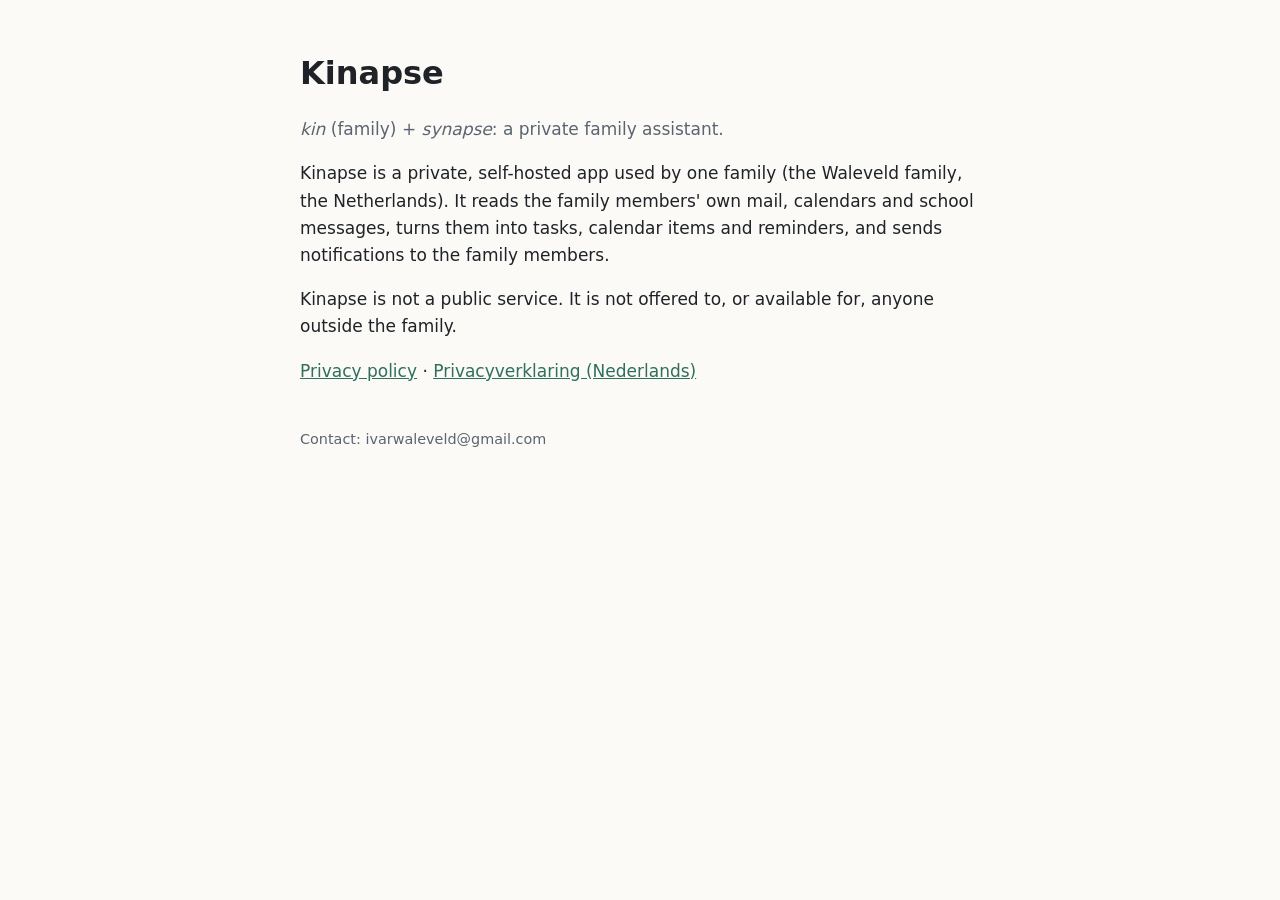
<file: index.html>
<!doctype html>
<html lang="en"><head><meta charset="utf-8"><meta name="viewport" content="width=device-width,initial-scale=1">
<title>Kinapse</title><link rel="stylesheet" href="style.css"></head>
<body><main>
<h1>Kinapse</h1>
<p class="lead"><em>kin</em> (family) + <em>synapse</em>: a private family assistant.</p>
<p>Kinapse is a private, self-hosted app used by one family (the Waleveld family, the Netherlands). It reads the family members' own mail, calendars and school messages, turns them into tasks, calendar items and reminders, and sends notifications to the family members.</p>
<p>Kinapse is not a public service. It is not offered to, or available for, anyone outside the family.</p>
<p><a href="privacy.html">Privacy policy</a> · <a href="privacy.html#nl">Privacyverklaring (Nederlands)</a></p>
<footer>Contact: ivarwaleveld@gmail.com</footer>
</main></body></html>
</file>
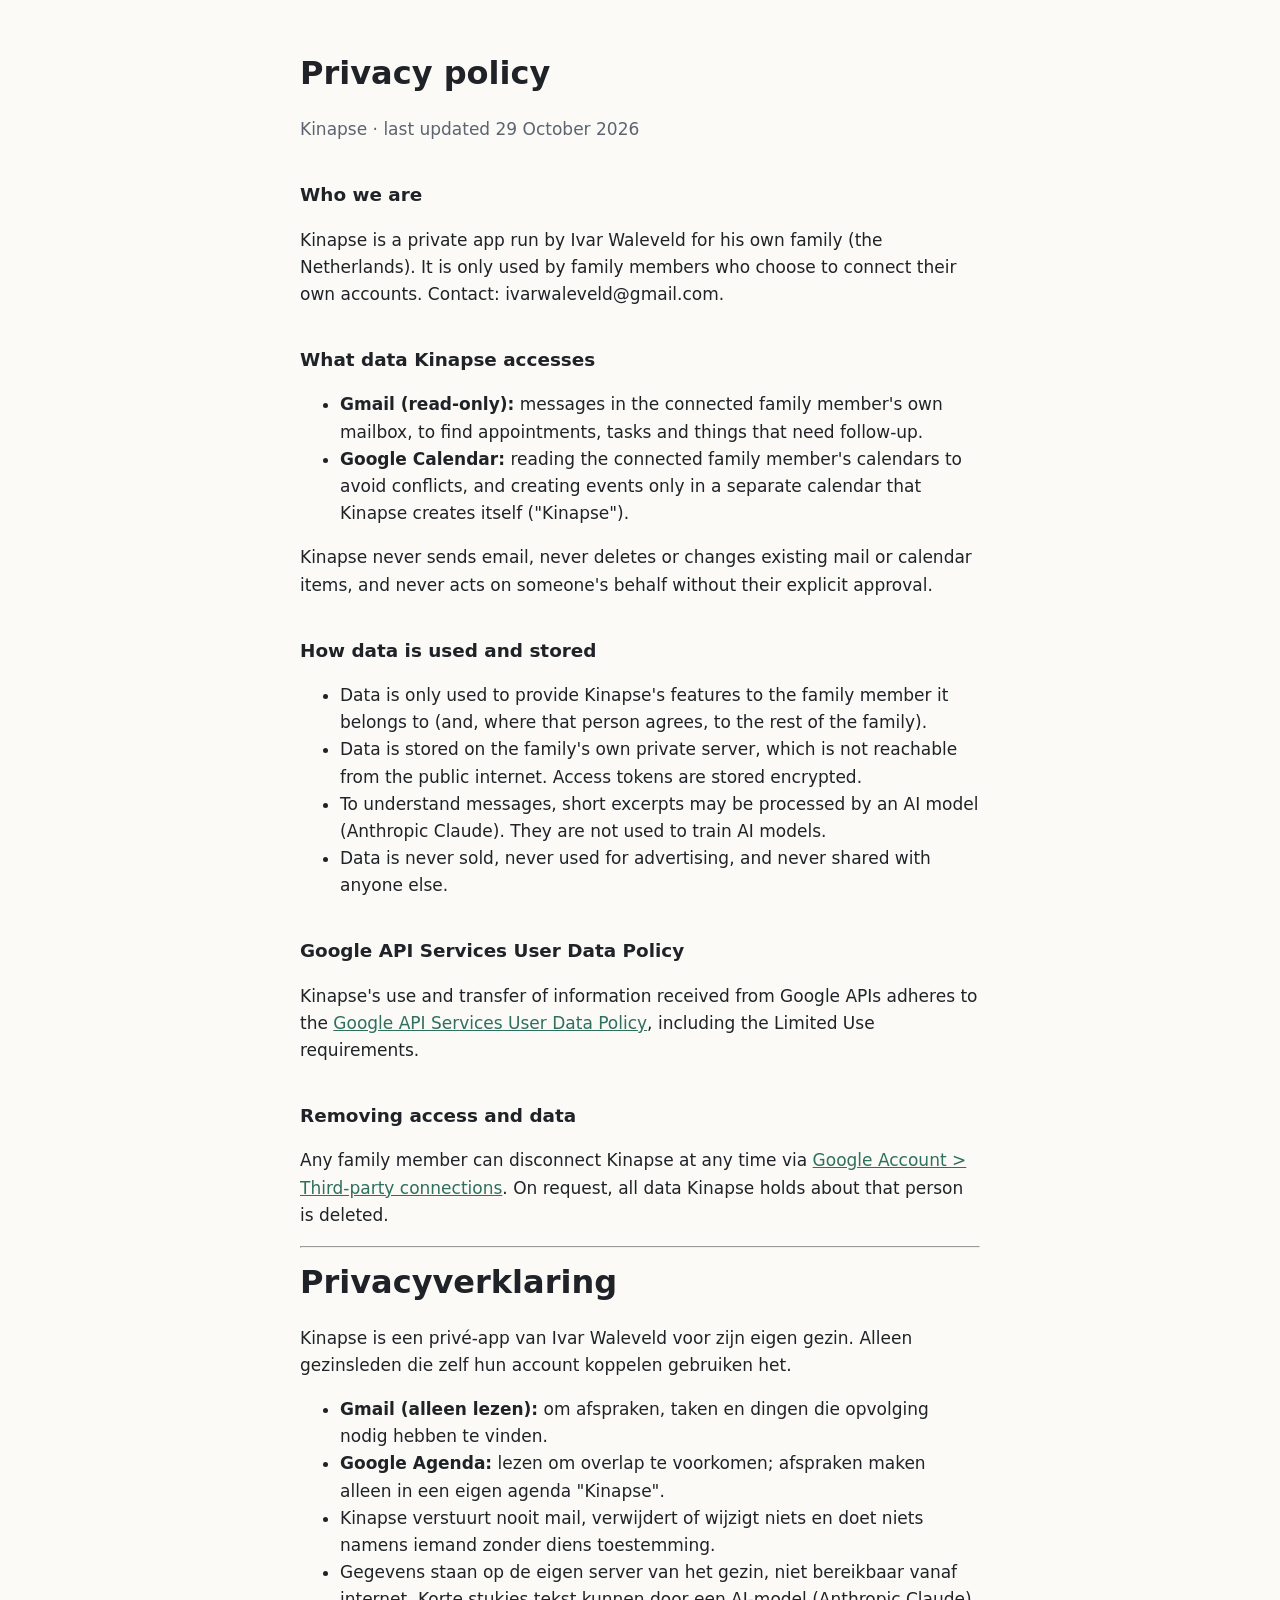
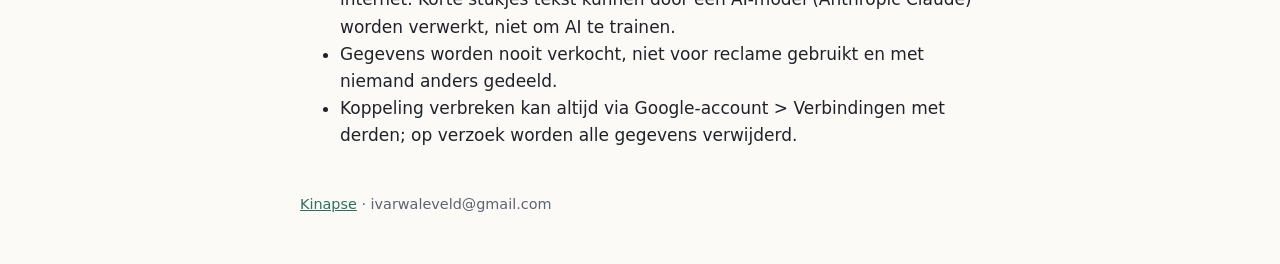
<file: privacy.html>
<!doctype html>
<html lang="en"><head><meta charset="utf-8"><meta name="viewport" content="width=device-width,initial-scale=1">
<title>Kinapse privacy</title><link rel="stylesheet" href="style.css"></head>
<body><main>
<h1>Privacy policy</h1>
<p class="lead">Kinapse · last updated 29 October 2026</p>

<h2>Who we are</h2>
<p>Kinapse is a private app run by Ivar Waleveld for his own family (the Netherlands). It is only used by family members who choose to connect their own accounts. Contact: ivarwaleveld@gmail.com.</p>

<h2>What data Kinapse accesses</h2>
<ul>
<li><strong>Gmail (read-only):</strong> messages in the connected family member's own mailbox, to find appointments, tasks and things that need follow-up.</li>
<li><strong>Google Calendar:</strong> reading the connected family member's calendars to avoid conflicts, and creating events only in a separate calendar that Kinapse creates itself ("Kinapse").</li>
</ul>
<p>Kinapse never sends email, never deletes or changes existing mail or calendar items, and never acts on someone's behalf without their explicit approval.</p>

<h2>How data is used and stored</h2>
<ul>
<li>Data is only used to provide Kinapse's features to the family member it belongs to (and, where that person agrees, to the rest of the family).</li>
<li>Data is stored on the family's own private server, which is not reachable from the public internet. Access tokens are stored encrypted.</li>
<li>To understand messages, short excerpts may be processed by an AI model (Anthropic Claude). They are not used to train AI models.</li>
<li>Data is never sold, never used for advertising, and never shared with anyone else.</li>
</ul>

<h2>Google API Services User Data Policy</h2>
<p>Kinapse's use and transfer of information received from Google APIs adheres to the <a href="https://developers.google.com/terms/api-services-user-data-policy">Google API Services User Data Policy</a>, including the Limited Use requirements.</p>

<h2>Removing access and data</h2>
<p>Any family member can disconnect Kinapse at any time via <a href="https://myaccount.google.com/connections">Google Account &gt; Third-party connections</a>. On request, all data Kinapse holds about that person is deleted.</p>

<hr>
<h1 id="nl">Privacyverklaring</h1>
<p>Kinapse is een privé-app van Ivar Waleveld voor zijn eigen gezin. Alleen gezinsleden die zelf hun account koppelen gebruiken het.</p>
<ul>
<li><strong>Gmail (alleen lezen):</strong> om afspraken, taken en dingen die opvolging nodig hebben te vinden.</li>
<li><strong>Google Agenda:</strong> lezen om overlap te voorkomen; afspraken maken alleen in een eigen agenda "Kinapse".</li>
<li>Kinapse verstuurt nooit mail, verwijdert of wijzigt niets en doet niets namens iemand zonder diens toestemming.</li>
<li>Gegevens staan op de eigen server van het gezin, niet bereikbaar vanaf internet. Korte stukjes tekst kunnen door een AI-model (Anthropic Claude) worden verwerkt, niet om AI te trainen.</li>
<li>Gegevens worden nooit verkocht, niet voor reclame gebruikt en met niemand anders gedeeld.</li>
<li>Koppeling verbreken kan altijd via Google-account &gt; Verbindingen met derden; op verzoek worden alle gegevens verwijderd.</li>
</ul>
<footer><a href="index.html">Kinapse</a> · ivarwaleveld@gmail.com</footer>
</main></body></html>
</file>
<file: style.css>
:root{--bg:#fbfaf7;--fg:#1f2328;--muted:#5b6470;--accent:#2f6f5e}
@media (prefers-color-scheme:dark){:root{--bg:#16181b;--fg:#e8e6e1;--muted:#a3aab3;--accent:#7cc4ae}}
body{margin:0;background:var(--bg);color:var(--fg);font:17px/1.6 system-ui,-apple-system,"Segoe UI",sans-serif}
main{max-width:680px;margin:0 auto;padding:48px 16px}
h1{font-size:2rem;margin:0 0 .25em}h2{font-size:1.15rem;margin-top:2em}
p.lead{color:var(--muted)}a{color:var(--accent)}footer{margin-top:3em;color:var(--muted);font-size:.9rem}
</file>
